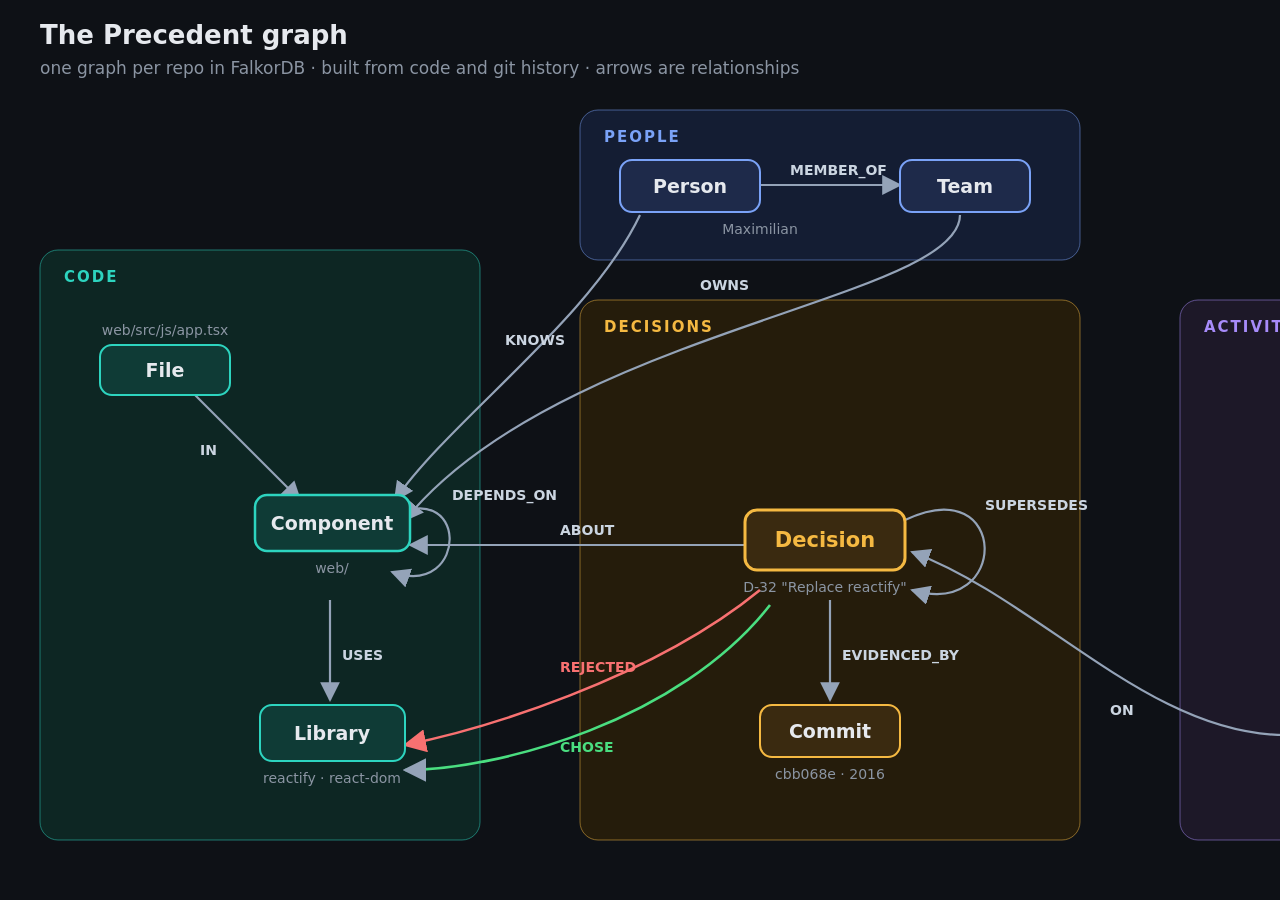
<file: docs/img/graph_model.html>
<!doctype html>
<html><head><meta charset="utf-8">
<!-- Source for docs/img/graph_model.png (rendered with a headless browser at 1600x880). -->
<style>
html, body { margin:0; background:#0e1116; }
text { font-family: "Segoe UI", system-ui, sans-serif; }
</style></head>
<body>
<svg xmlns="http://www.w3.org/2000/svg" width="1600" height="880" viewBox="0 0 1600 880">
  <defs>
    <marker id="a" viewBox="0 0 10 10" refX="9" refY="5" markerWidth="9" markerHeight="9" orient="auto-start-reverse"><path d="M0,0 L10,5 L0,10 z" fill="#94a3b8"/></marker>
    <marker id="ar" viewBox="0 0 10 10" refX="9" refY="5" markerWidth="9" markerHeight="9" orient="auto"><path d="M0,0 L10,5 L0,10 z" fill="#f87171"/></marker>
  </defs>
  <rect width="1600" height="880" fill="#0e1116"/>
  <text x="40" y="44" fill="#e6e9ee" font-size="26" font-weight="700">The Precedent graph</text>
  <text x="40" y="74" fill="#8b95a3" font-size="17">one graph per repo in FalkorDB · built from code and git history · arrows are relationships</text>

  <!-- group boxes -->
  <g font-size="15" font-weight="700" letter-spacing="2">
    <rect x="40" y="250" width="440" height="590" rx="18" fill="#0d2623" stroke="#2dd4bf" stroke-opacity=".5"/>
    <text x="64" y="282" fill="#2dd4bf">CODE</text>
    <rect x="580" y="110" width="500" height="150" rx="18" fill="#141d33" stroke="#7aa2f7" stroke-opacity=".5"/>
    <text x="604" y="142" fill="#7aa2f7">PEOPLE</text>
    <rect x="580" y="300" width="500" height="540" rx="18" fill="#251c0b" stroke="#f5b942" stroke-opacity=".5"/>
    <text x="604" y="332" fill="#f5b942">DECISIONS</text>
    <rect x="1180" y="300" width="380" height="540" rx="18" fill="#1d1828" stroke="#a78bfa" stroke-opacity=".5"/>
    <text x="1204" y="332" fill="#a78bfa">ACTIVITY LOG</text>
  </g>

  <!-- edges (drawn first) -->
  <g stroke="#94a3b8" stroke-width="2.2" fill="none" marker-end="url(#a)">
    <path d="M 190 390 L 300 500"/>                                   <!-- File IN Component -->
    <path d="M 330 600 L 330 700"/>                                   <!-- Component USES Library -->
    <path d="M 385 520 C 470 470, 470 600, 392 572"/>                 <!-- DEPENDS_ON self -->
    <path d="M 760 185 L 900 185"/>                                   <!-- Person MEMBER_OF Team -->
    <path d="M 640 215 C 590 320, 450 420, 395 500"/>                 <!-- Person KNOWS Component -->
    <path d="M 960 215 C 960 300, 560 330, 405 520"/>                 <!-- Team OWNS Component -->
    <path d="M 745 545 L 410 545"/>                                   <!-- Decision ABOUT Component -->
    <path d="M 830 600 L 830 700"/>                                   <!-- Decision EVIDENCED_BY Commit -->
    <path d="M 905 520 C 1010 470, 1010 620, 912 590"/>               <!-- SUPERSEDES self -->
    <path d="M 1370 600 L 1370 700"/>                                 <!-- Session MADE Change -->
    <path d="M 1285 735 C 1150 735, 1040 600, 912 552"/>              <!-- Change ON Decision -->
  </g>
  <path d="M 760 590 C 650 680, 480 730, 405 745" stroke="#f87171" stroke-width="2.6" fill="none" marker-end="url(#ar)"/>  <!-- REJECTED -->
  <path d="M 770 605 C 680 720, 500 770, 405 770" stroke="#4ade80" stroke-width="2.6" fill="none" marker-end="url(#a)"/>   <!-- CHOSE -->

  <!-- edge labels -->
  <g font-size="14" font-weight="600">
    <g fill="#cbd5e1">
      <text x="200" y="455">IN</text>
      <text x="342" y="660">USES</text>
      <text x="452" y="500">DEPENDS_ON</text>
      <text x="790" y="175">MEMBER_OF</text>
      <text x="505" y="345">KNOWS</text>
      <text x="700" y="290">OWNS</text>
      <text x="560" y="535">ABOUT</text>
      <text x="842" y="660">EVIDENCED_BY</text>
      <text x="985" y="510">SUPERSEDES</text>
      <text x="1382" y="660">MADE</text>
      <text x="1110" y="715">ON</text>
    </g>
    <text x="560" y="672" fill="#f87171">REJECTED</text>
    <text x="560" y="752" fill="#4ade80">CHOSE</text>
  </g>

  <!-- nodes -->
  <g font-size="19" font-weight="700" text-anchor="middle">
    <rect x="100" y="345" width="130" height="50" rx="12" fill="#0f3b36" stroke="#2dd4bf" stroke-width="2"/><text x="165" y="377" fill="#e6e9ee">File</text>
    <rect x="255" y="495" width="155" height="56" rx="12" fill="#0f3b36" stroke="#2dd4bf" stroke-width="2.5"/><text x="332" y="530" fill="#e6e9ee">Component</text>
    <rect x="260" y="705" width="145" height="56" rx="12" fill="#0f3b36" stroke="#2dd4bf" stroke-width="2"/><text x="332" y="740" fill="#e6e9ee">Library</text>
    <rect x="620" y="160" width="140" height="52" rx="12" fill="#1e2a4a" stroke="#7aa2f7" stroke-width="2"/><text x="690" y="193" fill="#e6e9ee">Person</text>
    <rect x="900" y="160" width="130" height="52" rx="12" fill="#1e2a4a" stroke="#7aa2f7" stroke-width="2"/><text x="965" y="193" fill="#e6e9ee">Team</text>
    <rect x="745" y="510" width="160" height="60" rx="12" fill="#3a2a10" stroke="#f5b942" stroke-width="3"/><text x="825" y="547" fill="#f5b942" font-size="21">Decision</text>
    <rect x="760" y="705" width="140" height="52" rx="12" fill="#3a2a10" stroke="#f5b942" stroke-width="2"/><text x="830" y="738" fill="#e6e9ee">Commit</text>
    <rect x="1290" y="545" width="160" height="52" rx="12" fill="#2a2238" stroke="#a78bfa" stroke-width="2"/><text x="1370" y="578" fill="#e6e9ee">Session</text>
    <rect x="1290" y="705" width="160" height="52" rx="12" fill="#2a2238" stroke="#a78bfa" stroke-width="2"/><text x="1370" y="738" fill="#e6e9ee">Change</text>
  </g>

  <!-- tiny examples under nodes -->
  <g font-size="14" fill="#8b95a3" text-anchor="middle">
    <text x="165" y="335">web/src/js/app.tsx</text>
    <text x="332" y="573">web/</text>
    <text x="332" y="783">reactify · react-dom</text>
    <text x="760" y="234">Maximilian</text>
    <text x="825" y="592">D-32 "Replace reactify"</text>
    <text x="830" y="779">cbb068e · 2016</text>
    <text x="1370" y="526">an agent's session</text>
    <text x="1370" y="779">"recorded D-56"</text>
  </g>
</svg>
</body></html>
</file>
